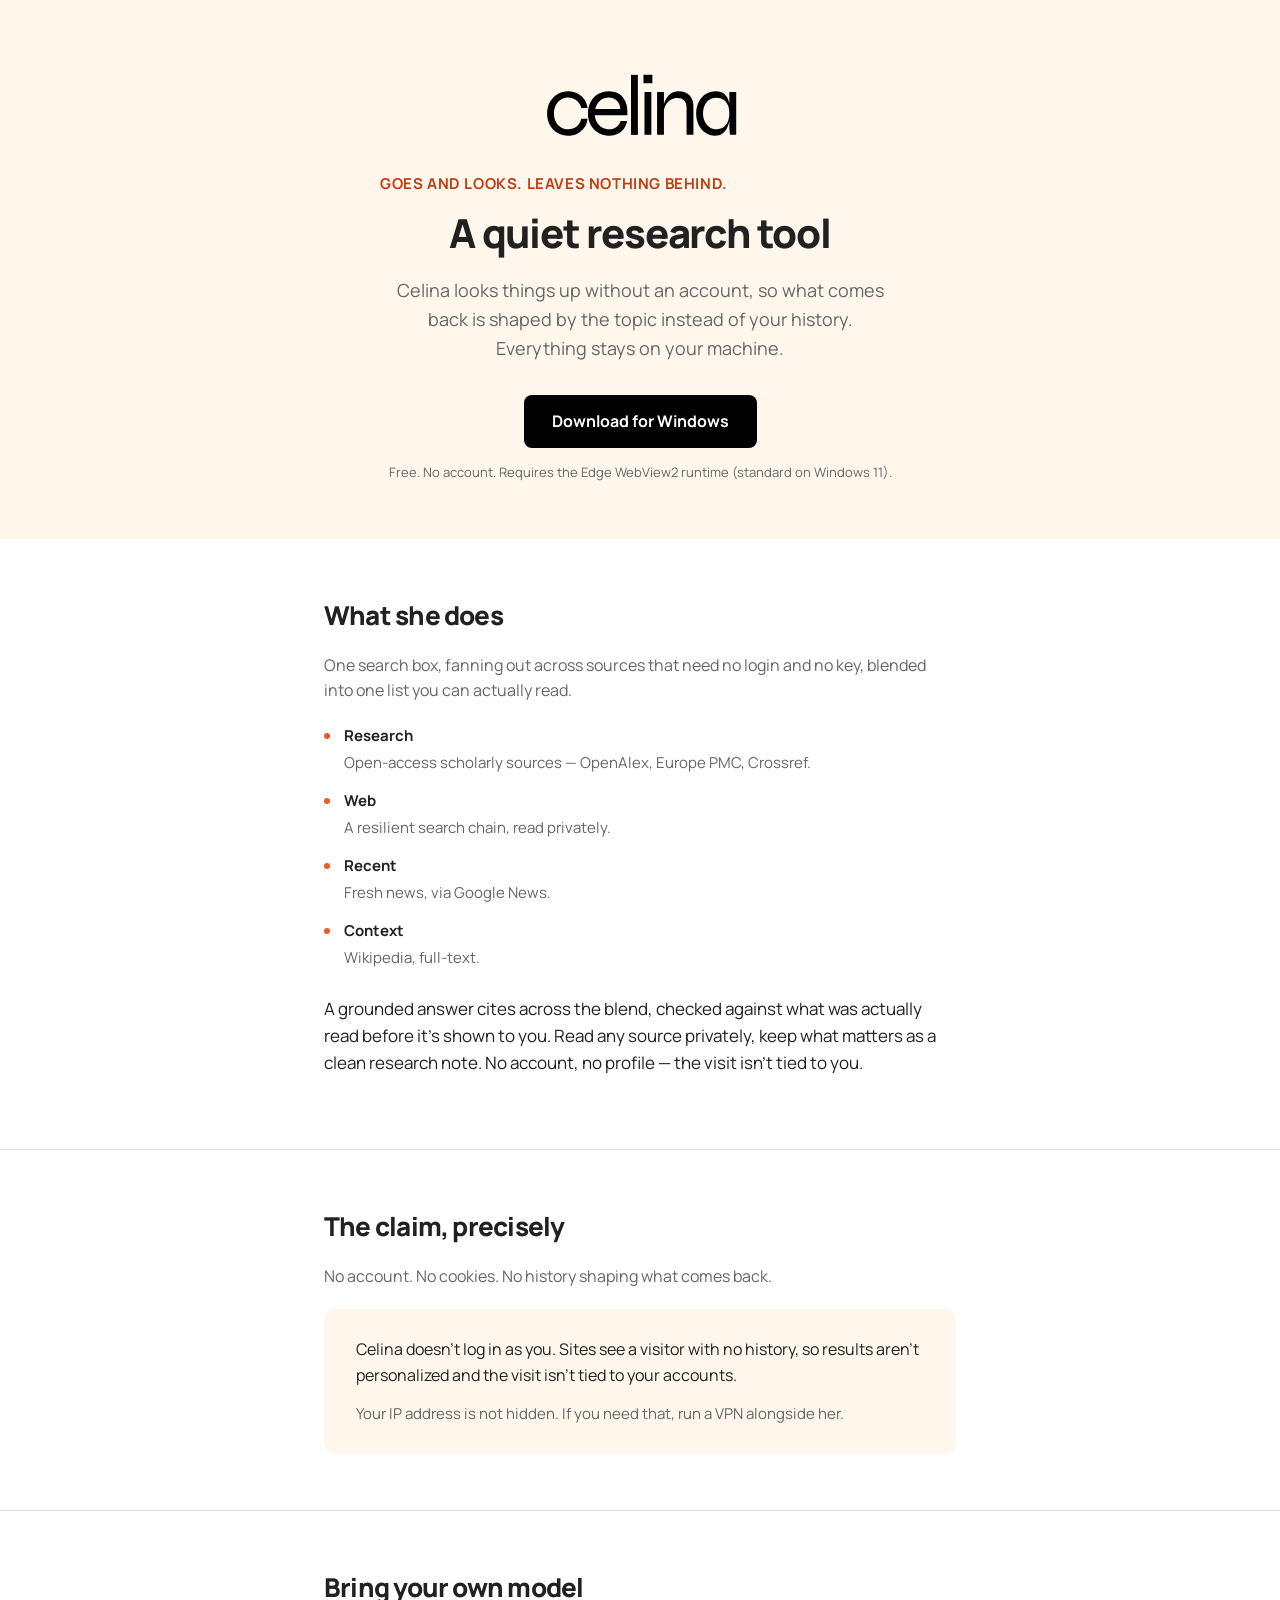
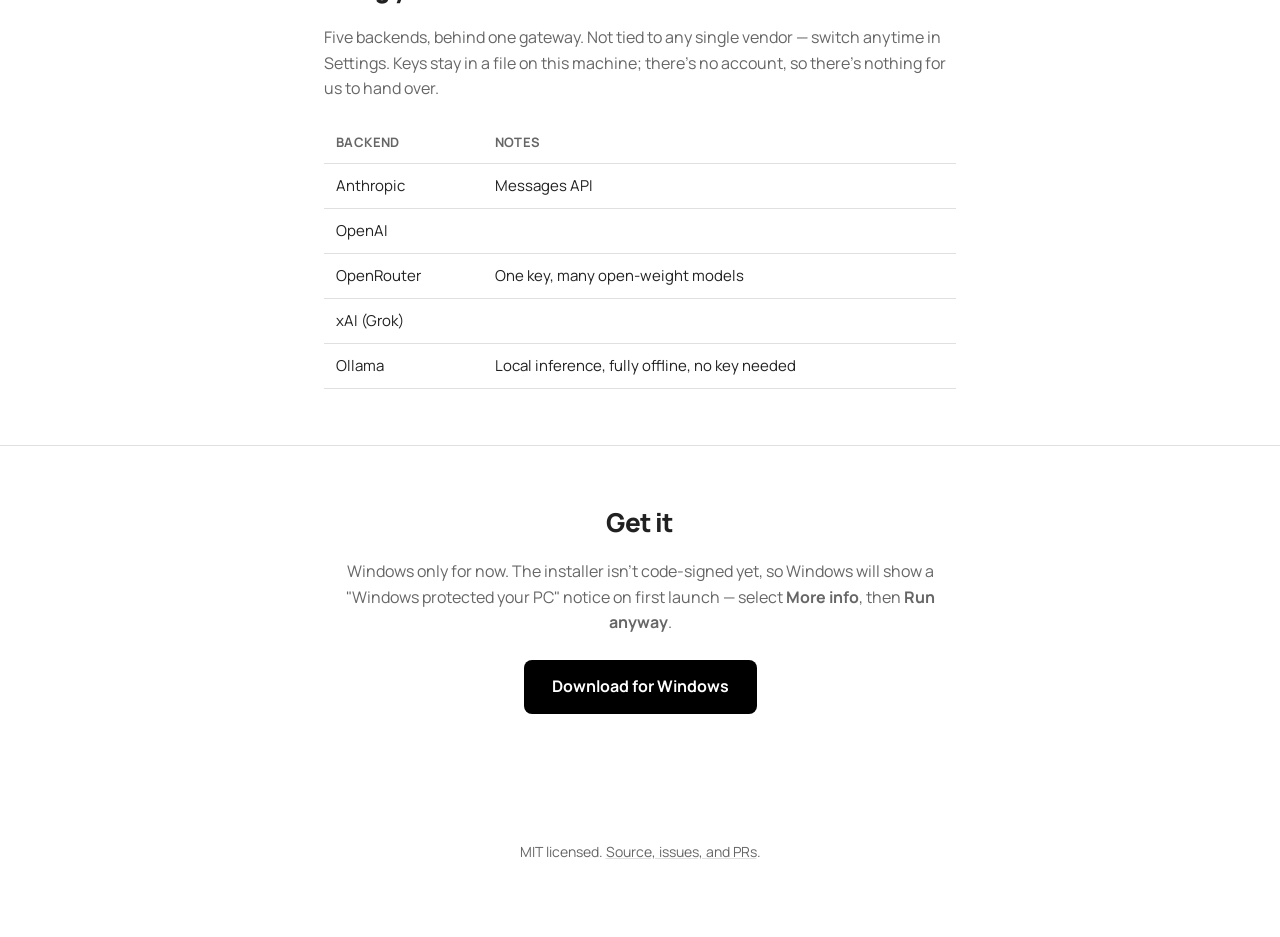
<file: site/index.html>
<!doctype html>
<html lang="en">
<head>
<meta charset="utf-8" />
<meta name="viewport" content="width=device-width, initial-scale=1" />
<title>Celina — a quiet research tool</title>
<meta name="description" content="Celina looks things up without an account, so what comes back is shaped by the topic instead of your history. Everything stays on your machine." />
<style>
@font-face { font-family: "Manrope"; src: url("fonts/manrope-400.woff2") format("woff2"); font-weight: 400; font-display: swap; }
@font-face { font-family: "Manrope"; src: url("fonts/manrope-700.woff2") format("woff2"); font-weight: 700; font-display: swap; }
@font-face { font-family: "Manrope"; src: url("fonts/manrope-800.woff2") format("woff2"); font-weight: 800; font-display: swap; }

:root {
  --ink: #212121; --white: #ffffff; --carbon: #000000; --cream: #fff6ec;
  --ash: #e0e0e0; --graphite: #666666; --ember: #ee5a29; --ember-text: #c23c0f;
  --font: "Manrope", system-ui, "Segoe UI", Roboto, sans-serif;
  --radius: 8px;
}
* { box-sizing: border-box; }
html, body { margin: 0; }
body { background: var(--white); color: var(--ink); font: 17px/1.6 var(--font); -webkit-font-smoothing: antialiased; }
h1, h2 { font-weight: 800; letter-spacing: -.03em; margin: 0 0 .5em; }
a { color: var(--ink); }
:where(a, button):focus-visible { outline: 2px solid var(--ink); outline-offset: 2px; }

.wrap { max-width: 680px; margin: 0 auto; padding: 0 24px; }

.hero { background: var(--cream); padding: 72px 0 56px; text-align: center; }
.hero img { width: 200px; height: auto; margin-bottom: 28px; }
.hero .tagline { font-size: 15px; font-weight: 700; letter-spacing: .04em; text-transform: uppercase; color: var(--ember-text); margin: 0 0 14px; }
.hero h1 { font-size: 40px; line-height: 1.15; max-width: 15ch; margin: 0 auto 20px; }
.hero p { font-size: 18px; color: var(--graphite); max-width: 46ch; margin: 0 auto 32px; }

.btn { display: inline-flex; align-items: center; gap: 10px; font: inherit; font-size: 16px; font-weight: 700;
  padding: 14px 28px; border-radius: var(--radius); text-decoration: none; cursor: pointer; border: 0; }
.btn--primary { background: var(--carbon); color: var(--white); }
.btn--primary:hover { background: var(--ink); }
.btn-note { display: block; margin-top: 14px; font-size: 13px; color: var(--graphite); }

section { padding: 56px 0; border-bottom: 1px solid var(--ash); }
section:last-of-type { border-bottom: 0; }
section h2 { font-size: 26px; }
section p { color: var(--ink); }
section p.lead { color: var(--graphite); font-size: 16px; }

.claim { background: var(--cream); border-radius: 12px; padding: 28px 32px; margin-top: 20px; }
.claim p { margin: 0 0 14px; font-size: 16px; }
.claim p:last-child { margin-bottom: 0; color: var(--graphite); font-size: 15px; }

.sources { list-style: none; margin: 20px 0 0; padding: 0; display: grid; gap: 14px; }
.sources li { padding-left: 20px; position: relative; }
.sources li::before { content: ""; position: absolute; left: 0; top: 9px; width: 6px; height: 6px; border-radius: 50%; background: var(--ember); }
.sources b { display: block; font-size: 15px; }
.sources span { color: var(--graphite); font-size: 15px; }

table { width: 100%; border-collapse: collapse; margin-top: 20px; font-size: 15px; }
th, td { text-align: left; padding: 10px 12px; border-bottom: 1px solid var(--ash); }
th { color: var(--graphite); font-weight: 700; font-size: 13px; text-transform: uppercase; letter-spacing: .03em; }

footer { padding: 40px 0 60px; text-align: center; color: var(--graphite); font-size: 14px; }
footer a { color: var(--graphite); text-decoration-color: var(--ash); }
footer a:hover { color: var(--ink); }
</style>
</head>
<body>

<div class="hero">
  <div class="wrap">
    <img src="celina.svg" alt="Celina" />
    <p class="tagline">Goes and looks. Leaves nothing behind.</p>
    <h1>A quiet research tool</h1>
    <p>Celina looks things up without an account, so what comes back is shaped
      by the topic instead of your history. Everything stays on your machine.</p>
    <!-- TODO: replace OWNER/REPO once the GitHub repo exists -->
    <a class="btn btn--primary" href="https://github.com/OWNER/REPO/releases/latest/download/Celina.exe">
      Download for Windows
    </a>
    <span class="btn-note">Free. No account. Requires the Edge WebView2 runtime (standard on Windows 11).</span>
  </div>
</div>

<section>
  <div class="wrap">
    <h2>What she does</h2>
    <p class="lead">One search box, fanning out across sources that need no login and
      no key, blended into one list you can actually read.</p>
    <ul class="sources">
      <li><b>Research</b><span>Open-access scholarly sources — OpenAlex, Europe PMC, Crossref.</span></li>
      <li><b>Web</b><span>A resilient search chain, read privately.</span></li>
      <li><b>Recent</b><span>Fresh news, via Google News.</span></li>
      <li><b>Context</b><span>Wikipedia, full-text.</span></li>
    </ul>
    <p style="margin-top: 24px;">A grounded answer cites across the blend, checked against
      what was actually read before it's shown to you. Read any source privately, keep what
      matters as a clean research note. No account, no profile — the visit isn't tied to you.</p>
  </div>
</section>

<section>
  <div class="wrap">
    <h2>The claim, precisely</h2>
    <p class="lead">No account. No cookies. No history shaping what comes back.</p>
    <div class="claim">
      <p>Celina doesn't log in as you. Sites see a visitor with no history, so
        results aren't personalized and the visit isn't tied to your accounts.</p>
      <p>Your IP address is not hidden. If you need that, run a VPN alongside her.</p>
    </div>
  </div>
</section>

<section>
  <div class="wrap">
    <h2>Bring your own model</h2>
    <p class="lead">Five backends, behind one gateway. Not tied to any single vendor —
      switch anytime in Settings. Keys stay in a file on this machine; there's no account,
      so there's nothing for us to hand over.</p>
    <table>
      <tr><th>Backend</th><th>Notes</th></tr>
      <tr><td>Anthropic</td><td>Messages API</td></tr>
      <tr><td>OpenAI</td><td></td></tr>
      <tr><td>OpenRouter</td><td>One key, many open-weight models</td></tr>
      <tr><td>xAI (Grok)</td><td></td></tr>
      <tr><td>Ollama</td><td>Local inference, fully offline, no key needed</td></tr>
    </table>
  </div>
</section>

<section style="border-bottom: 0;">
  <div class="wrap" style="text-align: center;">
    <h2>Get it</h2>
    <!-- TODO: replace OWNER/REPO once the GitHub repo exists -->
    <p class="lead">Windows only for now. The installer isn't code-signed yet, so Windows
      will show a "Windows protected your PC" notice on first launch — select
      <b>More info</b>, then <b>Run anyway</b>.</p>
    <p style="margin-top: 24px;">
      <a class="btn btn--primary" href="https://github.com/OWNER/REPO/releases/latest/download/Celina.exe">
        Download for Windows
      </a>
    </p>
  </div>
</section>

<footer>
  <!-- TODO: replace OWNER/REPO once the GitHub repo exists -->
  <p>MIT licensed. <a href="https://github.com/OWNER/REPO">Source, issues, and PRs</a>.</p>
</footer>

</body>
</html>
</file>
